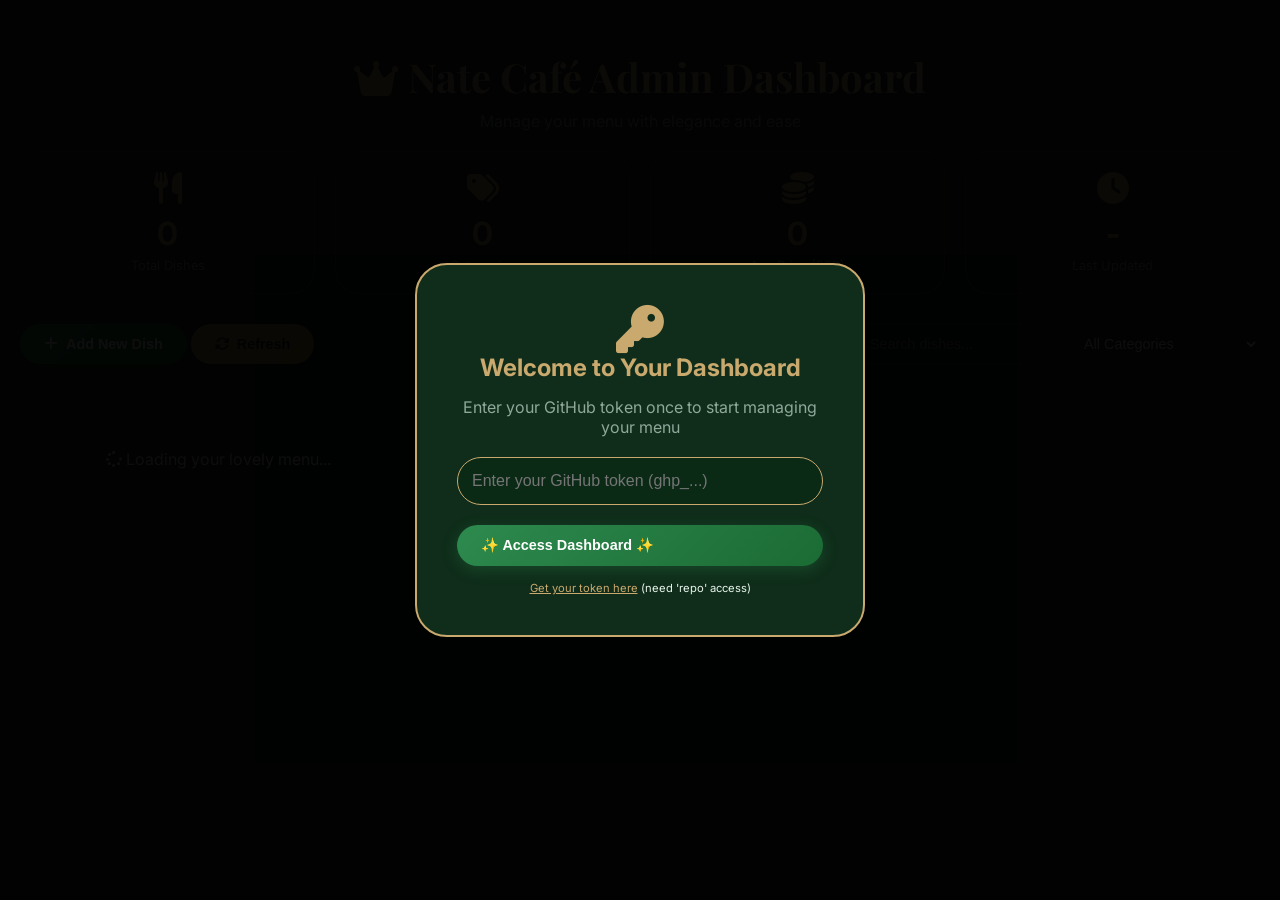
<file: index.html>
<!DOCTYPE html>
<html lang="en">
<head>
    <meta charset="UTF-8">
    <meta name="viewport" content="width=device-width, initial-scale=1.0">
    <title>Nate Café - Admin Dashboard ✨</title>
    <link href="https://fonts.googleapis.com/css2?family=Inter:opsz,wght@14..32,300;400;500;600;700;800&family=Playfair+Display:ital,wght@0,400;0,500;0,600;0,700;0,800;0,900;1,400&display=swap" rel="stylesheet">
    <link rel="stylesheet" href="https://cdnjs.cloudflare.com/ajax/libs/font-awesome/6.5.1/css/all.min.css">
    <style>
        * { margin: 0; padding: 0; box-sizing: border-box; }
        body { font-family: 'Inter', sans-serif; background: linear-gradient(135deg, #0A1F12 0%, #0F2D1A 100%); color: #E8F5EC; min-height: 100vh; }
        
        /* Glassmorphism Container */
        .glass-container { max-width: 1400px; margin: 0 auto; padding: 20px; }
        
        /* Header */
        .header { text-align: center; padding: 30px 0 20px; }
        .header h1 { font-family: 'Playfair Display', serif; font-size: 2.5rem; background: linear-gradient(135deg, #C9A96E, #E8D5A3); -webkit-background-clip: text; background-clip: text; color: transparent; }
        .header p { color: #8FA89A; margin-top: 8px; }
        
        /* Stats Cards */
        .stats-grid { display: grid; grid-template-columns: repeat(4, 1fr); gap: 20px; margin-bottom: 30px; }
        .stat-card { background: rgba(15,45,26,0.7); backdrop-filter: blur(10px); border-radius: 24px; padding: 20px; text-align: center; border: 1px solid rgba(201,169,110,0.2); transition: 0.3s; }
        .stat-card:hover { border-color: #C9A96E; transform: translateY(-5px); }
        .stat-card i { font-size: 2rem; color: #C9A96E; margin-bottom: 10px; }
        .stat-number { font-size: 2rem; font-weight: bold; color: #C9A96E; }
        .stat-label { color: #8FA89A; font-size: 0.8rem; margin-top: 5px; }
        
        /* Toolbar */
        .toolbar { display: flex; justify-content: space-between; align-items: center; margin-bottom: 25px; flex-wrap: wrap; gap: 15px; }
        .btn { padding: 12px 24px; border-radius: 50px; border: none; cursor: pointer; font-weight: 600; transition: 0.3s; display: inline-flex; align-items: center; gap: 8px; font-size: 0.9rem; }
        .btn-primary { background: linear-gradient(135deg, #2D8A4E, #1B6B34); color: white; box-shadow: 0 4px 15px rgba(45,138,78,0.3); }
        .btn-primary:hover { transform: translateY(-2px); box-shadow: 0 6px 20px rgba(45,138,78,0.4); }
        .btn-gold { background: linear-gradient(135deg, #C9A96E, #B8933F); color: #0A1F12; }
        .btn-gold:hover { transform: translateY(-2px); }
        .btn-outline { background: transparent; border: 2px solid #C9A96E; color: #C9A96E; }
        .btn-outline:hover { background: #C9A96E; color: #0A1F12; }
        
        /* Search */
        .search-area { display: flex; gap: 12px; flex-wrap: wrap; }
        .search-area input, .search-area select { padding: 10px 18px; border-radius: 50px; border: 1px solid rgba(45,138,78,0.3); background: rgba(15,45,26,0.7); color: white; font-size: 0.9rem; }
        .search-area input:focus, .search-area select:focus { outline: none; border-color: #C9A96E; }
        .search-area input { width: 220px; }
        
        /* Menu Grid - Beautiful Cards */
        .menu-grid { display: grid; grid-template-columns: repeat(auto-fill, minmax(320px, 1fr)); gap: 24px; margin-top: 20px; }
        .menu-card { background: rgba(15,45,26,0.8); backdrop-filter: blur(10px); border-radius: 28px; overflow: hidden; border: 1px solid rgba(201,169,110,0.15); transition: 0.3s; }
        .menu-card:hover { transform: translateY(-8px); border-color: #C9A96E; box-shadow: 0 20px 40px rgba(0,0,0,0.3); }
        .card-image { position: relative; height: 200px; overflow: hidden; }
        .card-image img { width: 100%; height: 100%; object-fit: cover; transition: 0.5s; }
        .menu-card:hover .card-image img { transform: scale(1.05); }
        .card-badge { position: absolute; top: 12px; right: 12px; background: #C9A96E; color: #0A1F12; padding: 4px 12px; border-radius: 50px; font-size: 0.7rem; font-weight: bold; }
        .card-content { padding: 18px; }
        .card-header { display: flex; justify-content: space-between; align-items: baseline; margin-bottom: 8px; flex-wrap: wrap; gap: 8px; }
        .card-header h3 { font-size: 1.2rem; font-family: 'Playfair Display', serif; color: white; }
        .price { color: #C9A96E; font-weight: bold; font-size: 1.1rem; }
        .category { display: inline-block; background: rgba(45,138,78,0.3); padding: 3px 10px; border-radius: 50px; font-size: 0.7rem; margin: 8px 0; }
        .description { color: #8FA89A; font-size: 0.85rem; line-height: 1.5; margin: 8px 0; }
        .tags { display: flex; flex-wrap: wrap; gap: 6px; margin: 10px 0; }
        .tag { background: rgba(201,169,110,0.15); padding: 3px 10px; border-radius: 50px; font-size: 0.7rem; color: #E8D5A3; }
        .card-actions { display: flex; gap: 10px; margin-top: 15px; padding-top: 12px; border-top: 1px solid rgba(201,169,110,0.15); }
        .edit-btn, .delete-btn { flex: 1; padding: 8px; border-radius: 50px; border: none; cursor: pointer; font-weight: 500; transition: 0.2s; display: flex; align-items: center; justify-content: center; gap: 6px; }
        .edit-btn { background: rgba(201,169,110,0.15); color: #C9A96E; }
        .edit-btn:hover { background: #C9A96E; color: #0A1F12; }
        .delete-btn { background: rgba(139,0,0,0.2); color: #ff6b6b; }
        .delete-btn:hover { background: #8B0000; color: white; }
        
        /* Modal */
        .modal { display: none; position: fixed; top: 0; left: 0; width: 100%; height: 100%; background: rgba(0,0,0,0.9); z-index: 1000; justify-content: center; align-items: center; }
        .modal-content { background: #0F2D1A; border-radius: 32px; padding: 30px; width: 550px; max-width: 90%; max-height: 85vh; overflow-y: auto; border: 1px solid #C9A96E; }
        .modal-content h2 { color: #C9A96E; margin-bottom: 20px; font-family: 'Playfair Display', serif; }
        .modal-content label { display: block; margin-bottom: 5px; font-size: 0.8rem; color: #B8D4C2; }
        .modal-content input, .modal-content select, .modal-content textarea { width: 100%; padding: 12px; margin-bottom: 15px; border-radius: 12px; border: 1px solid rgba(45,138,78,0.3); background: #0A2A16; color: white; }
        .image-preview { margin-top: 10px; max-width: 100%; border-radius: 12px; display: none; }
        .modal-buttons { display: flex; gap: 12px; justify-content: flex-end; margin-top: 20px; }
        
        /* Token Modal */
        .token-modal { display: flex; position: fixed; top: 0; left: 0; width: 100%; height: 100%; background: rgba(0,0,0,0.95); z-index: 2000; justify-content: center; align-items: center; }
        .token-card { background: #0F2D1A; border-radius: 32px; padding: 40px; width: 450px; max-width: 90%; text-align: center; border: 2px solid #C9A96E; }
        .token-card h2 { color: #C9A96E; margin-bottom: 15px; }
        .token-card input { width: 100%; padding: 14px; border-radius: 50px; border: 1px solid #C9A96E; background: #0A2A16; color: white; margin: 20px 0; font-size: 1rem; }
        
        .toast { position: fixed; bottom: 30px; right: 30px; background: #2D8A4E; color: white; padding: 12px 24px; border-radius: 50px; display: none; z-index: 1500; }
        
        @media (max-width: 768px) {
            .stats-grid { grid-template-columns: repeat(2, 1fr); }
            .toolbar { flex-direction: column; }
            .search-area { width: 100%; flex-direction: column; }
            .search-area input, .search-area select { width: 100%; }
            .menu-grid { grid-template-columns: 1fr; }
        }
    </style>
</head>
<body>

<div class="glass-container">
    <div class="header">
        <h1><i class="fas fa-crown"></i> Nate Café Admin Dashboard</h1>
        <p>Manage your menu with elegance and ease</p>
    </div>
    
    <div id="statsContainer" class="stats-grid">
        <div class="stat-card"><i class="fas fa-utensils"></i><div class="stat-number" id="totalItems">0</div><div class="stat-label">Total Dishes</div></div>
        <div class="stat-card"><i class="fas fa-tags"></i><div class="stat-number" id="totalCategories">0</div><div class="stat-label">Categories</div></div>
        <div class="stat-card"><i class="fas fa-coins"></i><div class="stat-number" id="avgPrice">0</div><div class="stat-label">Avg Price (ETB)</div></div>
        <div class="stat-card"><i class="fas fa-clock"></i><div class="stat-number" id="lastUpdate">-</div><div class="stat-label">Last Updated</div></div>
    </div>
    
    <div class="toolbar">
        <div>
            <button class="btn btn-primary" onclick="openAddModal()"><i class="fas fa-plus"></i> Add New Dish</button>
            <button class="btn btn-gold" onclick="fetchMenu()"><i class="fas fa-sync-alt"></i> Refresh</button>
        </div>
        <div class="search-area">
            <input type="text" id="searchInput" placeholder="🔍 Search dishes..." onkeyup="renderMenu()">
            <select id="categoryFilter" onchange="renderMenu()">
                <option value="all">All Categories</option>
                <option value="Ethiopian Specials">🇪🇹 Ethiopian Specials</option>
                <option value="Main Courses">🍽️ Main Courses</option>
                <option value="Appetizers">🥗 Appetizers</option>
                <option value="Coffee & Drinks">☕ Coffee & Drinks</option>
                <option value="Mocktails">🍹 Mocktails</option>
                <option value="Desserts">🍰 Desserts</option>
            </select>
        </div>
    </div>
    
    <div id="menuContainer" class="menu-grid">
        <div style="text-align:center; padding:60px;"><i class="fas fa-spinner fa-spin"></i> Loading your lovely menu...</div>
    </div>
</div>

<!-- Add/Edit Modal -->
<div id="itemModal" class="modal">
    <div class="modal-content">
        <h2 id="modalTitle">✨ Add New Dish</h2>
        <input type="hidden" id="itemIndex" value="-1">
        <label>🍽️ Dish Name</label>
        <input type="text" id="itemName" placeholder="e.g., Ethiopian Special Tibs">
        <label>📂 Category</label>
        <select id="itemCategory">
            <option value="Ethiopian Specials">🇪🇹 Ethiopian Specials</option>
            <option value="Main Courses">🍽️ Main Courses</option>
            <option value="Appetizers">🥗 Appetizers</option>
            <option value="Coffee & Drinks">☕ Coffee & Drinks</option>
            <option value="Mocktails">🍹 Mocktails</option>
            <option value="Desserts">🍰 Desserts</option>
        </select>
        <label>💰 Price (ETB)</label>
        <input type="number" id="itemPrice" placeholder="350">
        <label>📝 Description</label>
        <textarea id="itemDescription" rows="3" placeholder="Describe your delicious dish..."></textarea>
        <label>🏷️ Tags (comma separated)</label>
        <input type="text" id="itemTags" placeholder="Spicy, Popular, Traditional">
        <label>⭐ Badge (optional)</label>
        <input type="text" id="itemBadge" placeholder="Chef's Special, Best Seller, New">
        <label>🖼️ Dish Photo</label>
        <input type="file" id="imageFile" accept="image/*" onchange="uploadImage()">
        <img id="imagePreview" class="image-preview">
        <div class="modal-buttons">
            <button class="btn btn-outline" onclick="closeModal()">Cancel</button>
            <button class="btn btn-primary" onclick="saveItem()">💾 Save Dish</button>
        </div>
    </div>
</div>

<!-- Token Modal (First Time Only) -->
<div id="tokenModal" class="token-modal">
    <div class="token-card">
        <i class="fas fa-key" style="font-size: 3rem; color: #C9A96E;"></i>
        <h2>Welcome to Your Dashboard</h2>
        <p style="color: #8FA89A;">Enter your GitHub token once to start managing your menu</p>
        <input type="password" id="tokenInput" placeholder="Enter your GitHub token (ghp_...)">
        <button class="btn btn-primary" onclick="saveToken()" style="width: 100%;">✨ Access Dashboard ✨</button>
        <p style="font-size: 0.7rem; margin-top: 15px;"><a href="https://github.com/settings/tokens" target="_blank" style="color: #C9A96E;">Get your token here</a> (need 'repo' access)</p>
    </div>
</div>

<div id="toast" class="toast"></div>

<script>
    // Config
    let menuData = { menuItems: [] };
    let githubToken = localStorage.getItem('nate_token');
    const GITHUB_API = 'https://api.github.com/repos/Addis477/natecafe/contents/data/menu.json';
    const CLOUD_NAME = 'dagujducp';
    const UPLOAD_PRESET = 'ml_default';
    
    let pendingImageUrl = null;
    
    // Check token
    if (githubToken) {
        document.getElementById('tokenModal').style.display = 'none';
        fetchMenu();
    } else {
        document.getElementById('tokenModal').style.display = 'flex';
    }
    
    function saveToken() {
        const token = document.getElementById('tokenInput').value.trim();
        if (token && token.length > 10) {
            localStorage.setItem('nate_token', token);
            githubToken = token;
            document.getElementById('tokenModal').style.display = 'none';
            fetchMenu();
            showToast('Token saved! Loading your menu...', '#2D8A4E');
        } else {
            showToast('Please enter a valid token', '#8B0000');
        }
    }
    
    async function fetchMenu() {
        try {
            const response = await fetch(GITHUB_API, { headers: { 'Authorization': `token ${githubToken}` } });
            if (!response.ok) throw new Error('Menu not found');
            const data = await response.json();
            const decoded = atob(data.content);
            menuData = JSON.parse(decoded);
            menuData.sha = data.sha;
            renderMenu();
            updateStats();
            showToast(`🎉 Loaded ${menuData.menuItems.length} delicious dishes!`, '#2D8A4E');
        } catch (error) {
            showToast('Error loading menu', '#8B0000');
            document.getElementById('menuContainer').innerHTML = '<div style="text-align:center;padding:60px;">⚠️ Unable to load menu. Make sure data/menu.json exists.</div>';
        }
    }
    
    function renderMenu() {
        const search = document.getElementById('searchInput').value.toLowerCase();
        const category = document.getElementById('categoryFilter').value;
        
        let filtered = [...menuData.menuItems];
        if (search) filtered = filtered.filter(i => i.name.toLowerCase().includes(search));
        if (category !== 'all') filtered = filtered.filter(i => i.category === category);
        
        const container = document.getElementById('menuContainer');
        if (filtered.length === 0) {
            container.innerHTML = '<div style="text-align:center;padding:60px;"><i class="fas fa-heart" style="font-size:3rem; color:#C9A96E;"></i><p style="margin-top:15px;">No dishes found. Add your first one!</p></div>';
            return;
        }
        
        container.innerHTML = filtered.map((item, idx) => {
            const originalIdx = menuData.menuItems.findIndex(i => i.name === item.name && i.price === item.price);
            return `
            <div class="menu-card">
                <div class="card-image">
                    <img src="${item.image || 'https://placehold.co/600x450/2D8A4E/C9A96E?text=Nate+Dish'}" alt="${item.name}" onerror="this.src='https://placehold.co/600x450/2D8A4E/C9A96E?text=Nate+Dish'">
                    ${item.badge ? `<div class="card-badge">${escapeHtml(item.badge)}</div>` : ''}
                </div>
                <div class="card-content">
                    <div class="card-header">
                        <h3>${escapeHtml(item.name)}</h3>
                        <span class="price">${item.price} ETB</span>
                    </div>
                    <span class="category"><i class="fas fa-folder-open"></i> ${escapeHtml(item.category)}</span>
                    <p class="description">${escapeHtml(item.description?.substring(0, 100) || '')}${item.description?.length > 100 ? '...' : ''}</p>
                    <div class="tags">${(item.tags || []).map(t => `<span class="tag">#${escapeHtml(t)}</span>`).join('')}</div>
                    <div class="card-actions">
                        <button class="edit-btn" onclick="editItem(${originalIdx})"><i class="fas fa-pencil-alt"></i> Edit</button>
                        <button class="delete-btn" onclick="deleteItem(${originalIdx})"><i class="fas fa-trash-alt"></i> Delete</button>
                    </div>
                </div>
            </div>`;
        }).join('');
    }
    
    function updateStats() {
        document.getElementById('totalItems').textContent = menuData.menuItems.length;
        const cats = [...new Set(menuData.menuItems.map(i => i.category))];
        document.getElementById('totalCategories').textContent = cats.length;
        const avg = menuData.menuItems.reduce((s,i) => s + i.price, 0) / menuData.menuItems.length;
        document.getElementById('avgPrice').textContent = Math.round(avg) || 0;
        document.getElementById('lastUpdate').textContent = new Date().toLocaleTimeString();
    }
    
    function openAddModal() {
        pendingImageUrl = null;
        document.getElementById('modalTitle').innerHTML = '✨ Add New Dish';
        document.getElementById('itemIndex').value = '-1';
        document.getElementById('itemName').value = '';
        document.getElementById('itemCategory').value = 'Main Courses';
        document.getElementById('itemPrice').value = '';
        document.getElementById('itemDescription').value = '';
        document.getElementById('itemTags').value = '';
        document.getElementById('itemBadge').value = '';
        document.getElementById('imagePreview').style.display = 'none';
        document.getElementById('imageFile').value = '';
        document.getElementById('itemModal').style.display = 'flex';
    }
    
    function editItem(index) {
        const item = menuData.menuItems[index];
        pendingImageUrl = item.image || null;
        document.getElementById('modalTitle').innerHTML = '✏️ Edit Dish';
        document.getElementById('itemIndex').value = index;
        document.getElementById('itemName').value = item.name;
        document.getElementById('itemCategory').value = item.category;
        document.getElementById('itemPrice').value = item.price;
        document.getElementById('itemDescription').value = item.description || '';
        document.getElementById('itemTags').value = (item.tags || []).join(', ');
        document.getElementById('itemBadge').value = item.badge || '';
        if (item.image && !item.image.includes('placehold.co')) {
            document.getElementById('imagePreview').src = item.image;
            document.getElementById('imagePreview').style.display = 'block';
        } else {
            document.getElementById('imagePreview').style.display = 'none';
        }
        document.getElementById('imageFile').value = '';
        document.getElementById('itemModal').style.display = 'flex';
    }
    
    async function uploadImage() {
        const file = document.getElementById('imageFile').files[0];
        if (!file) return;
        showToast('Uploading to Cloudinary...', '#C9A96E');
        const fd = new FormData();
        fd.append('file', file);
        fd.append('upload_preset', UPLOAD_PRESET);
        try {
            const res = await fetch(`https://api.cloudinary.com/v1_1/${CLOUD_NAME}/image/upload`, { method: 'POST', body: fd });
            const data = await res.json();
            if (data.secure_url) {
                pendingImageUrl = data.secure_url;
                document.getElementById('imagePreview').src = data.secure_url;
                document.getElementById('imagePreview').style.display = 'block';
                showToast('Image uploaded!', '#2D8A4E');
            }
        } catch(e) { showToast('Upload failed', '#8B0000'); }
    }
    
    async function saveItem() {
        const name = document.getElementById('itemName').value.trim();
        const category = document.getElementById('itemCategory').value;
        const price = parseInt(document.getElementById('itemPrice').value);
        const description = document.getElementById('itemDescription').value;
        const tagsRaw = document.getElementById('itemTags').value;
        const tags = tagsRaw ? tagsRaw.split(',').map(t => t.trim()).filter(t => t) : [];
        const badge = document.getElementById('itemBadge').value;
        const index = parseInt(document.getElementById('itemIndex').value);
        
        if (!name || !price) { showToast('Name and price required', '#8B0000'); return; }
        
        const newItem = { name, category, price, description, tags, badge, image: pendingImageUrl || 'https://placehold.co/600x450/2D8A4E/C9A96E?text=Nate+Dish' };
        
        if (index === -1) menuData.menuItems.push(newItem);
        else menuData.menuItems[index] = newItem;
        
        await saveToGitHub();
        closeModal();
        renderMenu();
        updateStats();
        showToast('✅ Menu saved! Website updates in 30 sec', '#2D8A4E');
    }
    
    async function deleteItem(index) {
        if (confirm(`Delete "${menuData.menuItems[index].name}"?`)) {
            menuData.menuItems.splice(index, 1);
            await saveToGitHub();
            renderMenu();
            updateStats();
            showToast('Item deleted', '#2D8A4E');
        }
    }
    
    async function saveToGitHub() {
        const updated = JSON.stringify(menuData, null, 2);
        const encoded = btoa(unescape(encodeURIComponent(updated)));
        const res = await fetch(GITHUB_API, {
            method: 'PUT',
            headers: { 'Content-Type': 'application/json', 'Authorization': `token ${githubToken}` },
            body: JSON.stringify({ message: `Menu update ${new Date().toLocaleString()}`, content: encoded, sha: menuData.sha })
        });
        if (!res.ok) throw new Error('Save failed');
        const result = await res.json();
        menuData.sha = result.content.sha;
    }
    
    function closeModal() { document.getElementById('itemModal').style.display = 'none'; }
    function showToast(msg, color) {
        const toast = document.getElementById('toast');
        toast.textContent = msg;
        toast.style.background = color;
        toast.style.display = 'block';
        setTimeout(() => toast.style.display = 'none', 3000);
    }
    function escapeHtml(t) { if (!t) return ''; return t.replace(/[&<>]/g, m => ({ '&':'&amp;', '<':'&lt;', '>':'&gt;' }[m])); }
    window.onclick = e => { if (e.target === document.getElementById('itemModal')) closeModal(); }
</script>
</body>
</html>
</file>
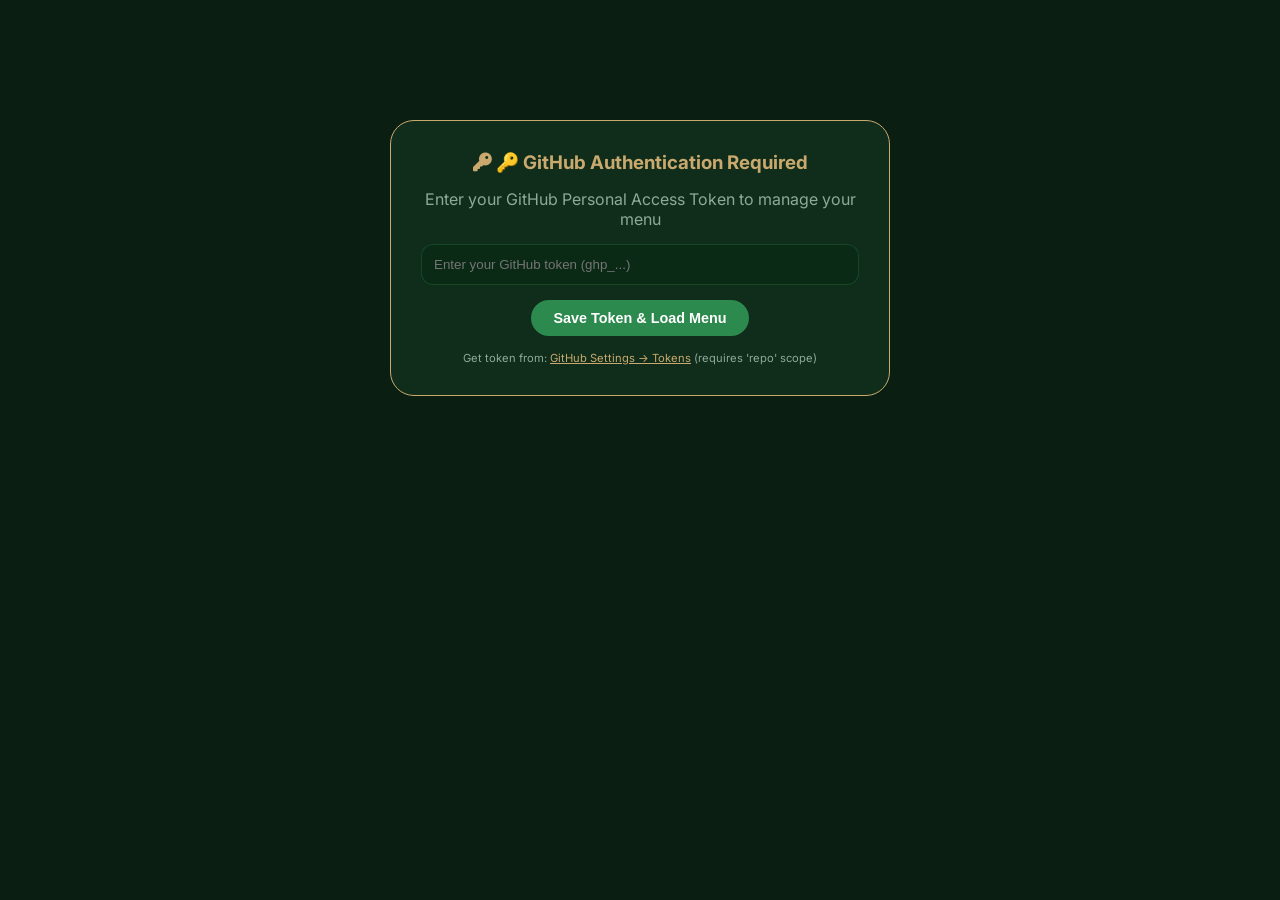
<file: admin.html>
<!DOCTYPE html>
<html lang="en">
<head>
    <meta charset="UTF-8">
    <meta name="viewport" content="width=device-width, initial-scale=1.0">
    <title>Nate Café - Admin Dashboard</title>
    <link href="https://fonts.googleapis.com/css2?family=Inter:opsz,wght@14..32,300;400;500;600;700;800&display=swap" rel="stylesheet">
    <link rel="stylesheet" href="https://cdnjs.cloudflare.com/ajax/libs/font-awesome/6.5.1/css/all.min.css">
    <style>
        * { margin: 0; padding: 0; box-sizing: border-box; }
        body { font-family: 'Inter', sans-serif; background: #0A1F12; color: #E8F5EC; padding: 20px; }
        .container { max-width: 1400px; margin: 0 auto; }
        
        h1 { color: #C9A96E; margin-bottom: 5px; font-family: 'Playfair Display', serif; display: flex; align-items: center; gap: 10px; }
        .subtitle { color: #8FA89A; margin-bottom: 30px; font-size: 0.9rem; }
        
        /* Stats */
        .stats { display: grid; grid-template-columns: repeat(4, 1fr); gap: 20px; margin-bottom: 30px; }
        .stat-card { background: #0F2D1A; padding: 20px; border-radius: 16px; text-align: center; border: 1px solid rgba(45,138,78,0.3); transition: 0.2s; }
        .stat-card:hover { border-color: #C9A96E; }
        .stat-number { font-size: 2rem; font-weight: bold; color: #C9A96E; }
        .stat-label { color: #8FA89A; font-size: 0.8rem; margin-top: 5px; }
        
        /* Toolbar */
        .toolbar { display: flex; justify-content: space-between; align-items: center; margin-bottom: 25px; flex-wrap: wrap; gap: 15px; }
        .btn { padding: 10px 22px; border-radius: 50px; border: none; cursor: pointer; font-weight: 600; transition: 0.2s; display: inline-flex; align-items: center; gap: 8px; font-size: 0.9rem; }
        .btn-primary { background: #2D8A4E; color: white; }
        .btn-primary:hover { background: #1B6B34; transform: translateY(-2px); }
        .btn-gold { background: #C9A96E; color: #0A1F12; }
        .btn-gold:hover { background: #B8933F; transform: translateY(-2px); }
        .btn-outline { background: transparent; border: 2px solid #C9A96E; color: #C9A96E; }
        .btn-outline:hover { background: #C9A96E; color: #0A1F12; }
        .btn-danger { background: #8B0000; color: white; }
        .btn-danger:hover { background: #a00000; }
        
        /* Search & Filter */
        .search-box { display: flex; gap: 12px; flex-wrap: wrap; }
        .search-box input, .search-box select { padding: 10px 18px; border-radius: 50px; border: 1px solid rgba(45,138,78,0.3); background: #0F2D1A; color: white; font-size: 0.9rem; }
        .search-box input:focus, .search-box select:focus { outline: none; border-color: #C9A96E; }
        .search-box input { width: 220px; }
        
        /* Menu Table */
        .menu-table { background: #0F2D1A; border-radius: 20px; overflow-x: auto; }
        table { width: 100%; border-collapse: collapse; }
        th, td { padding: 15px; text-align: left; border-bottom: 1px solid rgba(45,138,78,0.2); }
        th { color: #C9A96E; font-weight: 600; font-size: 0.85rem; letter-spacing: 0.5px; }
        tr:hover { background: rgba(45,138,78,0.1); }
        .menu-image-preview { width: 50px; height: 50px; object-fit: cover; border-radius: 10px; }
        .actions { display: flex; gap: 8px; }
        .edit-btn, .delete-btn { background: none; border: none; cursor: pointer; font-size: 1.1rem; padding: 5px; transition: 0.2s; }
        .edit-btn { color: #C9A96E; }
        .edit-btn:hover { transform: scale(1.1); color: #E8D5A3; }
        .delete-btn { color: #ff6b6b; }
        .delete-btn:hover { transform: scale(1.1); }
        
        /* Modal */
        .modal { display: none; position: fixed; top: 0; left: 0; width: 100%; height: 100%; background: rgba(0,0,0,0.9); z-index: 1000; justify-content: center; align-items: center; }
        .modal-content { background: #0F2D1A; padding: 30px; border-radius: 28px; width: 550px; max-width: 90%; border: 1px solid #C9A96E; max-height: 90vh; overflow-y: auto; }
        .modal-content h2 { color: #C9A96E; margin-bottom: 20px; font-family: 'Playfair Display', serif; }
        .modal-content label { display: block; margin-bottom: 5px; font-size: 0.8rem; color: #B8D4C2; }
        .modal-content input, .modal-content select, .modal-content textarea { width: 100%; padding: 12px; margin-bottom: 15px; border-radius: 12px; border: 1px solid rgba(45,138,78,0.3); background: #0A2A16; color: white; font-size: 0.9rem; }
        .modal-content input:focus, .modal-content select:focus, .modal-content textarea:focus { outline: none; border-color: #C9A96E; }
        .image-preview { margin: 10px 0; max-width: 100%; border-radius: 12px; display: none; }
        .modal-buttons { display: flex; gap: 12px; justify-content: flex-end; margin-top: 20px; }
        
        /* Status Messages */
        .status { padding: 12px 20px; border-radius: 12px; margin-bottom: 20px; display: none; font-size: 0.9rem; }
        .status.success { background: rgba(45,138,78,0.2); color: #4CAF6E; display: block; border-left: 3px solid #2D8A4E; }
        .status.error { background: rgba(255,0,0,0.1); color: #ff6b6b; display: block; border-left: 3px solid #ff6b6b; }
        .status.info { background: rgba(201,169,110,0.15); color: #C9A96E; display: block; border-left: 3px solid #C9A96E; }
        
        /* Token Section */
        .token-section { background: #0F2D1A; padding: 30px; border-radius: 24px; margin-bottom: 20px; border: 1px solid #C9A96E; text-align: center; max-width: 500px; margin: 100px auto; }
        .token-section h3 { color: #C9A96E; margin-bottom: 15px; }
        .token-section input { width: 100%; padding: 12px; border-radius: 12px; border: 1px solid rgba(45,138,78,0.3); background: #0A2A16; color: white; margin-bottom: 15px; }
        
        .loading { text-align: center; padding: 60px; color: #8FA89A; }
        .badge { display: inline-block; background: #C9A96E; color: #0A1F12; padding: 3px 10px; border-radius: 50px; font-size: 0.7rem; font-weight: 600; }
        
        @media (max-width: 768px) {
            body { padding: 15px; }
            .stats { grid-template-columns: repeat(2, 1fr); gap: 12px; }
            .stats .stat-card { padding: 12px; }
            .stat-number { font-size: 1.5rem; }
            .toolbar { flex-direction: column; align-items: stretch; }
            .search-box { flex-direction: column; }
            .search-box input, .search-box select { width: 100%; }
            th, td { padding: 10px 8px; font-size: 0.75rem; }
            .btn { padding: 8px 16px; font-size: 0.8rem; }
        }
    </style>
</head>
<body>
    <div class="container">
        <!-- Token Section (shown if no token) -->
        <div id="tokenSection" class="token-section" style="display: none;">
            <h3><i class="fas fa-key"></i> 🔑 GitHub Authentication Required</h3>
            <p style="margin-bottom: 15px; color: #8FA89A;">Enter your GitHub Personal Access Token to manage your menu</p>
            <input type="password" id="githubTokenInput" placeholder="Enter your GitHub token (ghp_...)" style="width: 100%;">
            <button class="btn btn-primary" onclick="saveToken()">Save Token & Load Menu</button>
            <p style="font-size: 0.7rem; margin-top: 15px; color: #8FA89A;">Get token from: <a href="https://github.com/settings/tokens" target="_blank" style="color: #C9A96E;">GitHub Settings → Tokens</a> (requires 'repo' scope)</p>
        </div>
        
        <!-- Main Dashboard Content -->
        <div id="mainContent" style="display: none;">
            <div style="display: flex; justify-content: space-between; align-items: center; flex-wrap: wrap; margin-bottom: 5px;">
                <h1><i class="fas fa-utensils"></i> Nate Café - Admin Dashboard</h1>
                <div>
                    <button class="btn btn-outline" onclick="clearToken()" style="font-size: 0.8rem;"><i class="fas fa-sign-out-alt"></i> Change Token</button>
                </div>
            </div>
            <p class="subtitle">Manage your menu items, prices, and images in real-time</p>
            
            <div id="status" class="status"></div>
            
            <div class="stats">
                <div class="stat-card"><div class="stat-number" id="totalItems">0</div><div class="stat-label">Total Menu Items</div></div>
                <div class="stat-card"><div class="stat-number" id="totalCategories">0</div><div class="stat-label">Categories</div></div>
                <div class="stat-card"><div class="stat-number" id="avgPrice">0</div><div class="stat-label">Avg Price (ETB)</div></div>
                <div class="stat-card"><div class="stat-number" id="lastUpdate">-</div><div class="stat-label">Last Updated</div></div>
            </div>
            
            <div class="toolbar">
                <div>
                    <button class="btn btn-primary" onclick="openAddModal()"><i class="fas fa-plus"></i> Add New Dish</button>
                    <button class="btn btn-gold" onclick="refreshData()"><i class="fas fa-sync-alt"></i> Refresh</button>
                </div>
                <div class="search-box">
                    <input type="text" id="searchInput" placeholder="🔍 Search dishes..." onkeyup="filterMenu()">
                    <select id="categoryFilter" onchange="filterMenu()">
                        <option value="all">📋 All Categories</option>
                        <option value="Ethiopian Specials">🇪🇹 Ethiopian Specials</option>
                        <option value="Main Courses">🍽️ Main Courses</option>
                        <option value="Appetizers">🥗 Appetizers</option>
                        <option value="Coffee & Drinks">☕ Coffee & Drinks</option>
                        <option value="Mocktails">🍹 Mocktails</option>
                        <option value="Desserts">🍰 Desserts</option>
                    </select>
                </div>
            </div>
            
            <div id="menuContainer" class="menu-table">
                <div class="loading"><i class="fas fa-spinner fa-spin"></i> Loading menu data...</div>
            </div>
        </div>
    </div>
    
    <!-- Add/Edit Modal -->
    <div id="modal" class="modal">
        <div class="modal-content">
            <h2 id="modalTitle">Add Menu Item</h2>
            <input type="hidden" id="itemIndex" value="-1">
            <label>Dish Name *</label>
            <input type="text" id="itemName" placeholder="e.g., Ethiopian Special Tibs" required>
            
            <label>Category *</label>
            <select id="itemCategory">
                <option value="Ethiopian Specials">🇪🇹 Ethiopian Specials</option>
                <option value="Main Courses">🍽️ Main Courses</option>
                <option value="Appetizers">🥗 Appetizers</option>
                <option value="Coffee & Drinks">☕ Coffee & Drinks</option>
                <option value="Mocktails">🍹 Mocktails</option>
                <option value="Desserts">🍰 Desserts</option>
            </select>
            
            <label>Price (ETB) *</label>
            <input type="number" id="itemPrice" placeholder="e.g., 350" required>
            
            <label>Description</label>
            <textarea id="itemDescription" rows="3" placeholder="Describe your dish..."></textarea>
            
            <label>Tags (comma separated)</label>
            <input type="text" id="itemTags" placeholder="e.g., Spicy, Popular, Traditional">
            
            <label>Badge (optional)</label>
            <input type="text" id="itemBadge" placeholder="e.g., Chef's Special, Best Seller, New">
            
            <label>Dish Photo</label>
            <div style="background: #0A2A16; border-radius: 12px; padding: 15px; text-align: center; margin-bottom: 10px;">
                <input type="file" id="imageFile" accept="image/*" onchange="uploadToCloudinary()" style="margin-bottom: 10px;">
                <p style="font-size: 0.7rem; color: #8FA89A;">Upload a photo - it will be stored on Cloudinary</p>
            </div>
            <img id="imagePreview" class="image-preview">
            
            <div class="modal-buttons">
                <button class="btn btn-outline" onclick="closeModal()">Cancel</button>
                <button class="btn btn-primary" onclick="saveItem()">💾 Save Item</button>
            </div>
        </div>
    </div>
    
    <script>
        // Configuration
        let menuData = { menuItems: [] };
        let githubToken = localStorage.getItem('nate_github_token');
        const GITHUB_API = 'https://api.github.com/repos/Addis477/natecafe/contents/data/menu.json';
        const CLOUD_NAME = 'dagujducp';
        const UPLOAD_PRESET = 'ml_default';
        
        // Check token on load
        if (githubToken) {
            document.getElementById('tokenSection').style.display = 'none';
            document.getElementById('mainContent').style.display = 'block';
            fetchMenu();
        } else {
            document.getElementById('tokenSection').style.display = 'block';
            document.getElementById('mainContent').style.display = 'none';
        }
        
        function saveToken() {
            const token = document.getElementById('githubTokenInput').value.trim();
            if (token && token.length > 10) {
                localStorage.setItem('nate_github_token', token);
                githubToken = token;
                document.getElementById('tokenSection').style.display = 'none';
                document.getElementById('mainContent').style.display = 'block';
                fetchMenu();
            } else {
                showStatus('Please enter a valid GitHub token', 'error');
            }
        }
        
        function clearToken() {
            localStorage.removeItem('nate_github_token');
            githubToken = null;
            document.getElementById('tokenSection').style.display = 'block';
            document.getElementById('mainContent').style.display = 'none';
            document.getElementById('githubTokenInput').value = '';
        }
        
        async function fetchMenu() {
            try {
                showStatus('Loading menu from GitHub...', 'info');
                const response = await fetch(GITHUB_API, {
                    headers: { 'Authorization': `token ${githubToken}` }
                });
                if (!response.ok) throw new Error('Failed to fetch menu.json');
                const data = await response.json();
                const decodedContent = atob(data.content);
                menuData = JSON.parse(decodedContent);
                menuData.sha = data.sha;
                displayMenu();
                updateStats();
                showStatus(`Loaded ${menuData.menuItems.length} menu items successfully!`, 'success');
                setTimeout(() => hideStatus(), 2000);
            } catch (error) {
                console.error('Error:', error);
                showStatus('Error loading menu: ' + error.message, 'error');
                document.getElementById('menuContainer').innerHTML = '<div class="loading">⚠️ Error loading menu. Make sure data/menu.json exists.</div>';
            }
        }
        
        function displayMenu() {
            const searchTerm = document.getElementById('searchInput').value.toLowerCase();
            const categoryFilter = document.getElementById('categoryFilter').value;
            
            let filtered = [...menuData.menuItems];
            if (searchTerm) {
                filtered = filtered.filter(item => item.name.toLowerCase().includes(searchTerm));
            }
            if (categoryFilter !== 'all') {
                filtered = filtered.filter(item => item.category === categoryFilter);
            }
            
            const container = document.getElementById('menuContainer');
            if (filtered.length === 0) {
                container.innerHTML = '<div style="padding:60px;text-align:center;color:#8FA89A;"><i class="fas fa-search" style="font-size:3rem; margin-bottom:1rem;"></i><p>No menu items found</p></div>';
                return;
            }
            
            container.innerHTML = `
                <table>
                    <thead>
                        <tr><th>Image</th><th>Dish Name</th><th>Category</th><th>Price</th><th>Badge</th><th style="width:80px">Actions</th></tr>
                    </thead>
                    <tbody>
                        ${filtered.map((item, idx) => {
                            const originalIndex = menuData.menuItems.findIndex(i => i.name === item.name && i.price === item.price);
                            return `
                            <tr>
                                <td><img src="${item.image || 'https://placehold.co/50x50/2D8A4E/C9A96E?text=No+Img'}" class="menu-image-preview" onerror="this.src='https://placehold.co/50x50/2D8A4E/C9A96E?text=No+Img'"></td>
                                <td><strong>${escapeHtml(item.name)}</strong><br><small style="color:#8FA89A;">${escapeHtml(item.description?.substring(0, 60) || '')}${item.description?.length > 60 ? '...' : ''}</small></td>
                                <td>${escapeHtml(item.category)}</td>
                                <td style="color:#C9A96E; font-weight:600;">${item.price} ETB</td>
                                <td>${item.badge ? `<span class="badge">${escapeHtml(item.badge)}</span>` : '-'}</td>
                                <td class="actions">
                                    <button class="edit-btn" onclick="editItem(${originalIndex})" title="Edit"><i class="fas fa-pencil-alt"></i></button>
                                    <button class="delete-btn" onclick="deleteItem(${originalIndex})" title="Delete"><i class="fas fa-trash-alt"></i></button>
                                </td>
                            </tr>
                            `;
                        }).join('')}
                    </tbody>
                </table>
            `;
        }
        
        function filterMenu() { displayMenu(); }
        
        function updateStats() {
            document.getElementById('totalItems').textContent = menuData.menuItems.length;
            const categories = [...new Set(menuData.menuItems.map(i => i.category))];
            document.getElementById('totalCategories').textContent = categories.length;
            const avg = menuData.menuItems.reduce((sum, i) => sum + i.price, 0) / menuData.menuItems.length;
            document.getElementById('avgPrice').textContent = Math.round(avg);
            document.getElementById('lastUpdate').textContent = new Date().toLocaleTimeString();
        }
        
        let currentEditIndex = -1;
        let pendingImageUrl = null;
        
        function openAddModal() {
            currentEditIndex = -1;
            pendingImageUrl = null;
            document.getElementById('modalTitle').textContent = 'Add New Dish';
            document.getElementById('itemIndex').value = '-1';
            document.getElementById('itemName').value = '';
            document.getElementById('itemCategory').value = 'Main Courses';
            document.getElementById('itemPrice').value = '';
            document.getElementById('itemDescription').value = '';
            document.getElementById('itemTags').value = '';
            document.getElementById('itemBadge').value = '';
            document.getElementById('imagePreview').style.display = 'none';
            document.getElementById('imageFile').value = '';
            document.getElementById('modal').style.display = 'flex';
        }
        
        function editItem(index) {
            currentEditIndex = index;
            const item = menuData.menuItems[index];
            pendingImageUrl = item.image || null;
            document.getElementById('modalTitle').textContent = 'Edit Dish';
            document.getElementById('itemIndex').value = index;
            document.getElementById('itemName').value = item.name;
            document.getElementById('itemCategory').value = item.category;
            document.getElementById('itemPrice').value = item.price;
            document.getElementById('itemDescription').value = item.description || '';
            document.getElementById('itemTags').value = (item.tags || []).join(', ');
            document.getElementById('itemBadge').value = item.badge || '';
            if (item.image && !item.image.includes('placehold.co')) {
                document.getElementById('imagePreview').src = item.image;
                document.getElementById('imagePreview').style.display = 'block';
            } else {
                document.getElementById('imagePreview').style.display = 'none';
            }
            document.getElementById('imageFile').value = '';
            document.getElementById('modal').style.display = 'flex';
        }
        
        async function uploadToCloudinary() {
            const file = document.getElementById('imageFile').files[0];
            if (!file) return;
            
            showStatus('Uploading to Cloudinary...', 'info');
            const formData = new FormData();
            formData.append('file', file);
            formData.append('upload_preset', UPLOAD_PRESET);
            
            try {
                const response = await fetch(`https://api.cloudinary.com/v1_1/${CLOUD_NAME}/image/upload`, {
                    method: 'POST',
                    body: formData
                });
                const data = await response.json();
                if (data.secure_url) {
                    pendingImageUrl = data.secure_url;
                    document.getElementById('imagePreview').src = data.secure_url;
                    document.getElementById('imagePreview').style.display = 'block';
                    showStatus('Image uploaded!', 'success');
                    setTimeout(() => hideStatus(), 1500);
                }
            } catch (error) {
                console.error('Upload error:', error);
                showStatus('Image upload failed', 'error');
            }
        }
        
        async function saveItem() {
            const name = document.getElementById('itemName').value.trim();
            const category = document.getElementById('itemCategory').value;
            const price = parseInt(document.getElementById('itemPrice').value);
            const description = document.getElementById('itemDescription').value;
            const tagsRaw = document.getElementById('itemTags').value;
            const tags = tagsRaw ? tagsRaw.split(',').map(t => t.trim()).filter(t => t) : [];
            const badge = document.getElementById('itemBadge').value;
            const index = parseInt(document.getElementById('itemIndex').value);
            
            if (!name || !price) {
                showStatus('Please fill in dish name and price', 'error');
                return;
            }
            
            const newItem = {
                name,
                category,
                price,
                description: description || '',
                tags,
                badge: badge || '',
                image: pendingImageUrl || 'https://placehold.co/600x450/2D8A4E/C9A96E?text=No+Image'
            };
            
            if (index === -1) {
                menuData.menuItems.push(newItem);
            } else {
                menuData.menuItems[index] = newItem;
            }
            
            await saveToGitHub();
            closeModal();
            displayMenu();
            updateStats();
            showStatus('✅ Menu saved successfully! Website will update in 30 seconds.', 'success');
            setTimeout(() => hideStatus(), 3000);
        }
        
        async function deleteItem(index) {
            if (confirm(`Delete "${menuData.menuItems[index].name}" permanently?`)) {
                menuData.menuItems.splice(index, 1);
                await saveToGitHub();
                displayMenu();
                updateStats();
                showStatus('Item deleted successfully', 'success');
                setTimeout(() => hideStatus(), 2000);
            }
        }
        
        async function saveToGitHub() {
            showStatus('Saving to GitHub...', 'info');
            const updatedJson = JSON.stringify(menuData, null, 2);
            const encodedContent = btoa(unescape(encodeURIComponent(updatedJson)));
            
            const payload = {
                message: `Update menu - ${new Date().toLocaleString()}`,
                content: encodedContent,
                sha: menuData.sha
            };
            
            const response = await fetch(GITHUB_API, {
                method: 'PUT',
                headers: {
                    'Content-Type': 'application/json',
                    'Authorization': `token ${githubToken}`
                },
                body: JSON.stringify(payload)
            });
            
            if (!response.ok) {
                const error = await response.json();
                throw new Error(error.message || 'Failed to save');
            }
            
            const result = await response.json();
            menuData.sha = result.content.sha;
        }
        
        function refreshData() { fetchMenu(); }
        function closeModal() { document.getElementById('modal').style.display = 'none'; }
        
        function showStatus(msg, type) {
            const statusDiv = document.getElementById('status');
            statusDiv.textContent = msg;
            statusDiv.className = `status ${type}`;
        }
        function hideStatus() {
            const statusDiv = document.getElementById('status');
            statusDiv.style.display = 'none';
            setTimeout(() => { statusDiv.style.display = ''; }, 100);
        }
        
        function escapeHtml(text) { 
            if (!text) return ''; 
            return text.replace(/[&<>]/g, function(m) { 
                if (m === '&') return '&amp;'; 
                if (m === '<') return '&lt;'; 
                if (m === '>') return '&gt;'; 
                return m; 
            }); 
        }
        
        window.onclick = function(event) { if (event.target === document.getElementById('modal')) closeModal(); }
    </script>
</body>
</html>
</file>
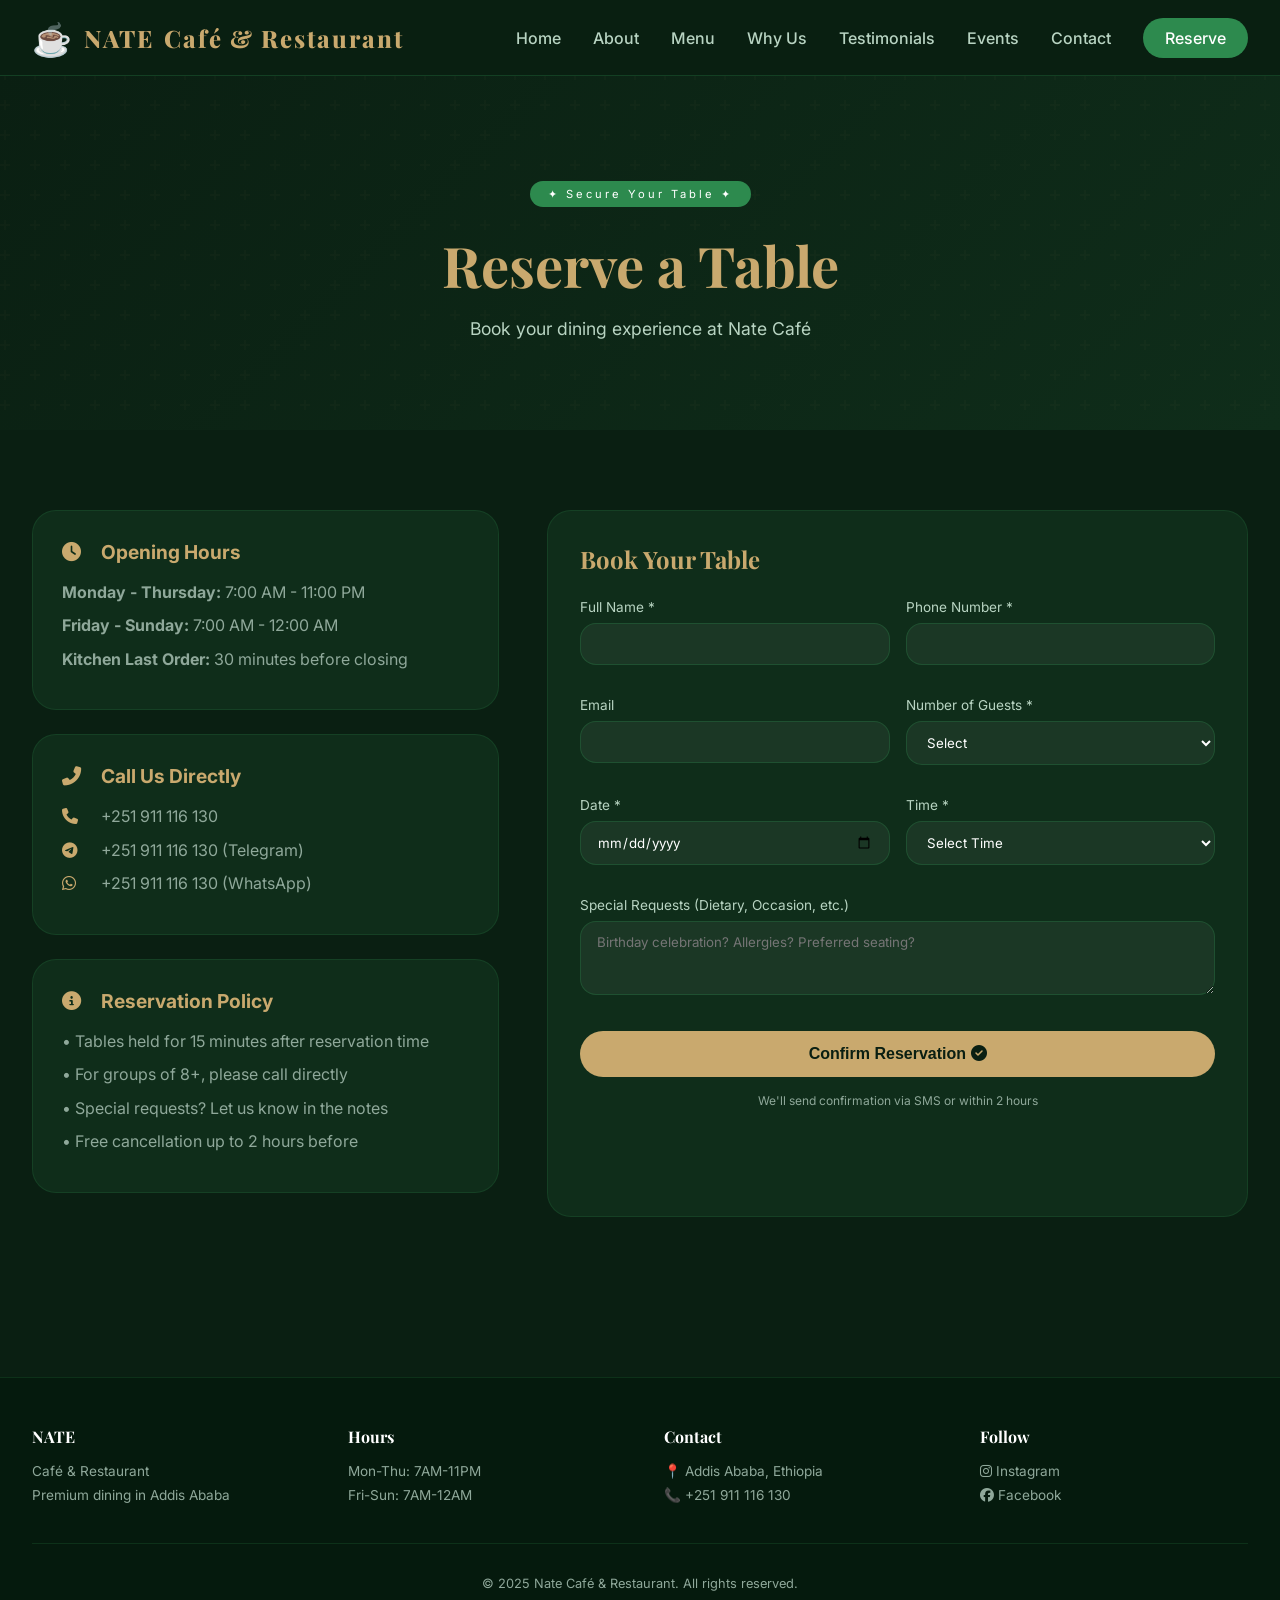
<file: reservation.html>
<!DOCTYPE html>
<html lang="en">
<head>
    <meta charset="UTF-8">
    <meta name="viewport" content="width=device-width, initial-scale=1.0">
    <title>Reserve a Table | Nate Café & Restaurant - Book Your Dining Experience</title>
    <meta name="description" content="Reserve your table at Nate Café in Addis Ababa. Book online for lunch, dinner, or special occasions.">
    <link href="https://fonts.googleapis.com/css2?family=Inter:opsz,wght@14..32,300;400;500;600;700;800&family=Playfair+Display:ital,wght@0,400;0,500;0,600;0,700;0,800;0,900;1,400&display=swap" rel="stylesheet">
    <link rel="stylesheet" href="https://cdnjs.cloudflare.com/ajax/libs/font-awesome/6.5.1/css/all.min.css">
    <style>
        * { margin: 0; padding: 0; box-sizing: border-box; }
        body { font-family: 'Inter', sans-serif; background: #0A1F12; color: #E8F5EC; }
        
        /* Navigation */
        .navbar { background: rgba(10,31,18,0.97); backdrop-filter: blur(25px); border-bottom: 1px solid rgba(45,138,78,0.3); position: fixed; top: 0; width: 100%; z-index: 1000; }
        .nav-container { max-width: 1400px; margin: 0 auto; padding: 1rem 2rem; display: flex; justify-content: space-between; align-items: center; }
        .logo { font-weight: 800; font-size: 1.5rem; letter-spacing: 2px; color: #C9A96E; font-family: 'Playfair Display', serif; text-decoration: none; display: flex; align-items: center; gap: 10px; }
        .logo-icon { font-size: 2rem; }
        .nav-menu { display: flex; list-style: none; gap: 2rem; align-items: center; }
        .nav-menu a { text-decoration: none; font-weight: 500; color: #B8D4C2; transition: 0.3s; position: relative; }
        .nav-menu a::after { content: ''; position: absolute; bottom: -8px; left: 0; width: 0; height: 2px; background: #C9A96E; transition: 0.3s; }
        .nav-menu a:hover::after, .nav-menu a.active::after { width: 100%; }
        .nav-menu a:hover, .nav-menu a.active { color: #C9A96E; }
        .nav-cta { background: #2D8A4E; color: #fff !important; padding: 10px 22px !important; border-radius: 50px !important; }
        .nav-cta::after { display: none !important; }
        .mobile-menu-btn { display: none; background: none; border: none; font-size: 1.8rem; color: #C9A96E; cursor: pointer; }
        
        /* Page Hero */
        .page-hero { position: relative; background: linear-gradient(135deg, #0A1F12 0%, #0F2D1A 100%); min-height: 40vh; display: flex; align-items: center; justify-content: center; text-align: center; overflow: hidden; margin-top: 70px; }
        .hero-bg-pattern { position: absolute; top: 0; left: 0; width: 100%; height: 100%; opacity: 0.05; background-image: url("data:image/svg+xml,%3Csvg width='60' height='60' viewBox='0 0 60 60' xmlns='http://www.w3.org/2000/svg'%3E%3Cg fill='none' fill-rule='evenodd'%3E%3Cg fill='%23C9A96E' fill-opacity='0.5'%3E%3Cpath d='M36 34v-4h-2v4h-4v2h4v4h2v-4h4v-2h-4zm0-30V0h-2v4h-4v2h4v4h2V6h4V4h-4zM6 34v-4H4v4H0v2h4v4h2v-4h4v-2H6zM6 4V0H4v4H0v2h4v4h2V6h4V4H6z'/%3E%3C/g%3E%3C/g%3E%3C/svg%3E"); }
        .page-hero-content { position: relative; z-index: 2; padding: 100px 24px 80px; }
        .hero-badge { display: inline-block; background: #2D8A4E; color: white; padding: 6px 18px; border-radius: 50px; font-size: 0.7rem; letter-spacing: 3px; margin-bottom: 20px; }
        .page-hero h1 { font-family: 'Playfair Display', serif; font-size: 3.5rem; color: #C9A96E; margin-bottom: 1rem; }
        .page-hero p { color: #B8D4C2; font-size: 1.1rem; max-width: 600px; margin: 0 auto; }
        
        /* Reservation Form */
        .container { max-width: 1300px; margin: 0 auto; padding: 0 2rem; }
        .reservation-section { padding: 80px 0; }
        .reservation-grid { display: grid; grid-template-columns: 1fr 1.5fr; gap: 3rem; }
        
        /* Info Cards */
        .info-card { background: #0F2D1A; border-radius: 24px; padding: 1.8rem; margin-bottom: 1.5rem; border: 1px solid rgba(45,138,78,0.2); transition: 0.3s; }
        .info-card:hover { border-color: #C9A96E; transform: translateY(-5px); }
        .info-card h3 { color: #C9A96E; margin-bottom: 1rem; font-size: 1.2rem; }
        .info-card p { color: #8FA89A; line-height: 1.6; margin-bottom: 0.5rem; }
        .info-card i { margin-right: 10px; color: #C9A96E; width: 25px; }
        
        /* Reservation Form */
        .reservation-form { background: #0F2D1A; border-radius: 24px; padding: 2rem; border: 1px solid rgba(45,138,78,0.2); }
        .reservation-form h2 { color: #C9A96E; margin-bottom: 1.5rem; font-family: 'Playfair Display', serif; }
        .form-row { display: grid; grid-template-columns: 1fr 1fr; gap: 1rem; margin-bottom: 1rem; }
        .form-group { margin-bottom: 1rem; }
        .form-group label { display: block; margin-bottom: 0.5rem; color: #B8D4C2; font-size: 0.85rem; }
        .form-group input, .form-group select, .form-group textarea { width: 100%; padding: 12px 16px; background: rgba(255,255,255,0.05); border: 1px solid rgba(45,138,78,0.3); border-radius: 16px; color: #fff; font-family: 'Inter', sans-serif; transition: 0.3s; }
        .form-group input:focus, .form-group select:focus, .form-group textarea:focus { outline: none; border-color: #C9A96E; }
        .btn-submit { background: #C9A96E; color: #0A1F12; padding: 14px 30px; border-radius: 50px; border: none; font-weight: 700; cursor: pointer; transition: 0.3s; width: 100%; font-size: 1rem; margin-top: 1rem; }
        .btn-submit:hover { background: #B8933F; transform: translateY(-3px); }
        
        /* Footer */
        .footer { background: #051A0D; padding: 3rem 2rem 2rem; border-top: 1px solid rgba(45,138,78,0.2); margin-top: 80px; }
        .footer-grid { display: grid; grid-template-columns: repeat(4, 1fr); gap: 3rem; max-width: 1300px; margin: 0 auto; }
        .footer-col h4 { color: #fff; margin-bottom: 1rem; font-family: 'Playfair Display', serif; }
        .footer-col p, .footer-col a { color: #8FA89A; font-size: 0.85rem; text-decoration: none; display: block; margin-bottom: 0.5rem; }
        .footer-col a:hover { color: #C9A96E; }
        .footer-bottom { text-align: center; padding-top: 2rem; margin-top: 2rem; border-top: 1px solid rgba(45,138,78,0.2); font-size: 0.8rem; color: #8FA89A; }
        
        @media (max-width: 1024px) { .reservation-grid { grid-template-columns: 1fr; } }
        @media (max-width: 768px) {
            .mobile-menu-btn { display: block; }
            .nav-menu { position: fixed; top: 0; right: -100%; width: 280px; height: 100vh; background: #0A1F12; flex-direction: column; justify-content: center; align-items: center; gap: 2rem; transition: right 0.4s ease; z-index: 999; }
            .nav-menu.active { right: 0; }
            .page-hero h1 { font-size: 2.5rem; }
            .footer-grid { grid-template-columns: 1fr; text-align: center; }
            .form-row { grid-template-columns: 1fr; }
        }
    </style>
</head>
<body>

    <nav class="navbar">
        <div class="nav-container">
            <a href="index.html" class="logo"><span class="logo-icon">☕</span> NATE <span class="logo-suffix">Café & Restaurant</span></a>
            <button class="mobile-menu-btn" id="menuBtn">☰</button>
            <ul class="nav-menu" id="navMenu">
                <li><a href="index.html">Home</a></li>
                <li><a href="about.html">About</a></li>
                <li><a href="menu.html">Menu</a></li>
                <li><a href="why-us.html">Why Us</a></li>
                <li><a href="testimonials.html">Testimonials</a></li>
                <li><a href="events.html">Events</a></li>
                <li><a href="contact.html">Contact</a></li>
                <li><a href="reservation.html" class="nav-cta active">Reserve</a></li>
            </ul>
        </div>
    </nav>

    <section class="page-hero">
        <div class="hero-bg-pattern"></div>
        <div class="page-hero-content">
            <div class="hero-badge">✦ Secure Your Table ✦</div>
            <h1>Reserve a Table</h1>
            <p>Book your dining experience at Nate Café</p>
        </div>
    </section>

    <section class="reservation-section">
        <div class="container">
            <div class="reservation-grid">
                <div>
                    <div class="info-card">
                        <h3><i class="fas fa-clock"></i> Opening Hours</h3>
                        <p><strong>Monday - Thursday:</strong> 7:00 AM - 11:00 PM</p>
                        <p><strong>Friday - Sunday:</strong> 7:00 AM - 12:00 AM</p>
                        <p><strong>Kitchen Last Order:</strong> 30 minutes before closing</p>
                    </div>
                    <div class="info-card">
                        <h3><i class="fas fa-phone-alt"></i> Call Us Directly</h3>
                        <p><i class="fas fa-phone"></i> +251 911 116 130</p>
                        <p><i class="fab fa-telegram"></i> +251 911 116 130 (Telegram)</p>
                        <p><i class="fab fa-whatsapp"></i> +251 911 116 130 (WhatsApp)</p>
                    </div>
                    <div class="info-card">
                        <h3><i class="fas fa-info-circle"></i> Reservation Policy</h3>
                        <p>• Tables held for 15 minutes after reservation time</p>
                        <p>• For groups of 8+, please call directly</p>
                        <p>• Special requests? Let us know in the notes</p>
                        <p>• Free cancellation up to 2 hours before</p>
                    </div>
                </div>

                <div class="reservation-form">
                    <h2>Book Your Table</h2>
                    <form id="reservationForm">
                        <div class="form-row">
                            <div class="form-group"><label>Full Name *</label><input type="text" id="name" required></div>
                            <div class="form-group"><label>Phone Number *</label><input type="tel" id="phone" required></div>
                        </div>
                        <div class="form-row">
                            <div class="form-group"><label>Email</label><input type="email" id="email"></div>
                            <div class="form-group"><label>Number of Guests *</label><select id="guests" required><option value="">Select</option><option>1 Guest</option><option>2 Guests</option><option>3 Guests</option><option>4 Guests</option><option>5 Guests</option><option>6 Guests</option><option>7 Guests</option><option>8+ Guests</option></select></div>
                        </div>
                        <div class="form-row">
                            <div class="form-group"><label>Date *</label><input type="date" id="date" required></div>
                            <div class="form-group"><label>Time *</label><select id="time" required><option value="">Select Time</option><option>7:00 AM</option><option>8:00 AM</option><option>9:00 AM</option><option>10:00 AM</option><option>11:00 AM</option><option>12:00 PM</option><option>1:00 PM</option><option>2:00 PM</option><option>3:00 PM</option><option>4:00 PM</option><option>5:00 PM</option><option>6:00 PM</option><option>7:00 PM</option><option>8:00 PM</option><option>9:00 PM</option><option>10:00 PM</option></select></div>
                        </div>
                        <div class="form-group"><label>Special Requests (Dietary, Occasion, etc.)</label><textarea rows="3" id="requests" placeholder="Birthday celebration? Allergies? Preferred seating?"></textarea></div>
                        <button type="submit" class="btn-submit">Confirm Reservation <i class="fas fa-check-circle"></i></button>
                        <p style="margin-top: 1rem; font-size: 0.75rem; color: #8FA89A; text-align: center;">We'll send confirmation via SMS or within 2 hours</p>
                    </form>
                </div>
            </div>
        </div>
    </section>

    <footer class="footer">
        <div class="footer-grid">
            <div class="footer-col"><h4>NATE</h4><p>Café & Restaurant</p><p>Premium dining in Addis Ababa</p></div>
            <div class="footer-col"><h4>Hours</h4><p>Mon-Thu: 7AM-11PM</p><p>Fri-Sun: 7AM-12AM</p></div>
            <div class="footer-col"><h4>Contact</h4><p>📍 Addis Ababa, Ethiopia</p><p>📞 +251 911 116 130</p></div>
            <div class="footer-col"><h4>Follow</h4><a href="#"><i class="fab fa-instagram"></i> Instagram</a><a href="#"><i class="fab fa-facebook"></i> Facebook</a></div>
        </div>
        <div class="footer-bottom"><p>&copy; 2025 Nate Café & Restaurant. All rights reserved.</p></div>
    </footer>

    <script>
        // Mobile Menu
        const menuBtn = document.getElementById('menuBtn');
        const navMenu = document.getElementById('navMenu');
        if (menuBtn) {
            menuBtn.addEventListener('click', () => {
                navMenu.classList.toggle('active');
                menuBtn.textContent = navMenu.classList.contains('active') ? '✕' : '☰';
            });
        }
        document.querySelectorAll('.nav-menu a').forEach(link => {
            link.addEventListener('click', () => {
                navMenu.classList.remove('active');
                if (menuBtn) menuBtn.textContent = '☰';
            });
        });
        
        // Set minimum date to today
        const today = new Date().toISOString().split('T')[0];
        document.getElementById('date').min = today;
        
        // Form Submission
        document.getElementById('reservationForm').addEventListener('submit', function(e) {
            e.preventDefault();
            const name = document.getElementById('name').value;
            const guests = document.getElementById('guests').value;
            const date = document.getElementById('date').value;
            const time = document.getElementById('time').value;
            
            if (!name || !guests || !date || !time) {
                alert('Please fill in all required fields.');
                return;
            }
            
            alert(`Thank you ${name}! Your reservation for ${guests} on ${date} at ${time} has been requested. We will confirm within 2 hours.`);
            this.reset();
        });
    </script>
</body>
</html>
</file>
